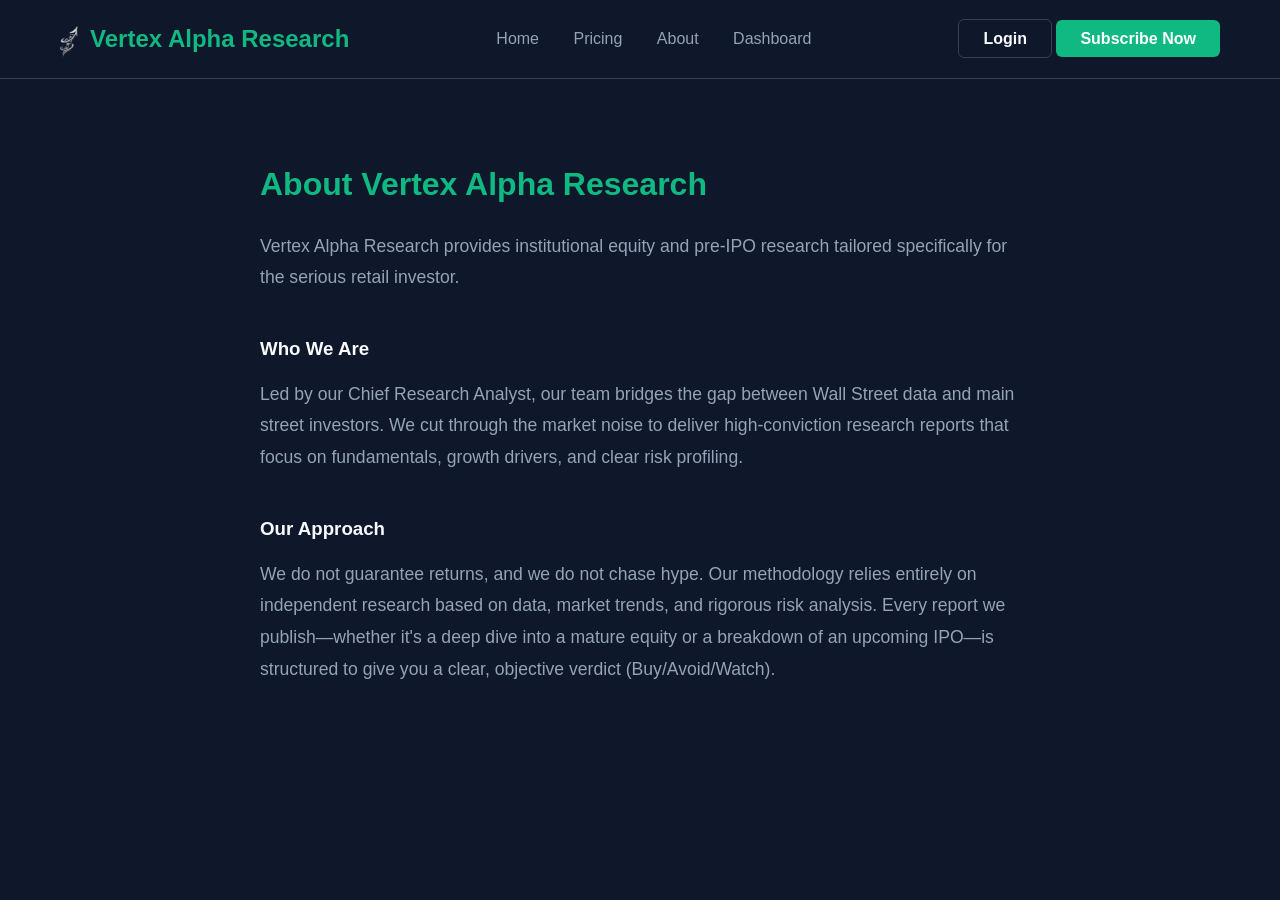
<file: about.html>
<!DOCTYPE html>
<html lang="en">
<head>
    <meta charset="UTF-8">
    <meta name="viewport" content="width=device-width, initial-scale=1.0">
    <title>About Us | Vertex Alpha Research</title>
    <link rel="stylesheet" href="styles.css">
    <style>
        .page-content { max-width: 800px; margin: 80px auto; padding: 0 20px; }
        .page-content h1 { margin-bottom: 20px; color: var(--accent-green); }
        .page-content p { font-size: 1.1rem; color: var(--text-muted); margin-bottom: 20px; line-height: 1.8; }
        .page-content h3 { margin: 40px 0 15px 0; }
    </style>
</head>
<body>
    <div id="global-loader">
        <img src="logo.png" class="loader-logo" alt="Vertex Alpha Loading">
    </div>

    <header>
        <div class="container nav-container">
            <div class="logo">
                <a href="index.html">
                    <img src="logo.png" alt="Vertex Alpha Icon">
                    Vertex Alpha Research
                </a>
            </div>
            <nav>
                <a href="index.html">Home</a>
                <a href="pricing.html">Pricing</a>
                <a href="about.html" class="active">About</a>
                <a href="dashboard.html">Dashboard</a>
            </nav>
            <div class="nav-buttons">
                <a href="login.html" class="btn-secondary">Login</a>
                <a href="pricing.html" class="btn-primary">Subscribe Now</a>
            </div>
        </div>
    </header>

    <div class="page-content">
        <h1>About Vertex Alpha Research</h1>
        <p>Vertex Alpha Research provides institutional equity and pre-IPO research tailored specifically for the serious retail investor.</p>
        
        <h3>Who We Are</h3>
        <p>Led by our Chief Research Analyst, our team bridges the gap between Wall Street data and main street investors. We cut through the market noise to deliver high-conviction research reports that focus on fundamentals, growth drivers, and clear risk profiling.</p>

        <h3>Our Approach</h3>
        <p>We do not guarantee returns, and we do not chase hype. Our methodology relies entirely on independent research based on data, market trends, and rigorous risk analysis. Every report we publish—whether it's a deep dive into a mature equity or a breakdown of an upcoming IPO—is structured to give you a clear, objective verdict (Buy/Avoid/Watch).</p>
    </div>

    <script>
        window.addEventListener('load', function() {
            const loader = document.getElementById('global-loader');
            setTimeout(() => {
                loader.style.opacity = '0';
                loader.style.visibility = 'hidden';
            }, 500); 
        });
    </script>
</body>
</html>
</file>
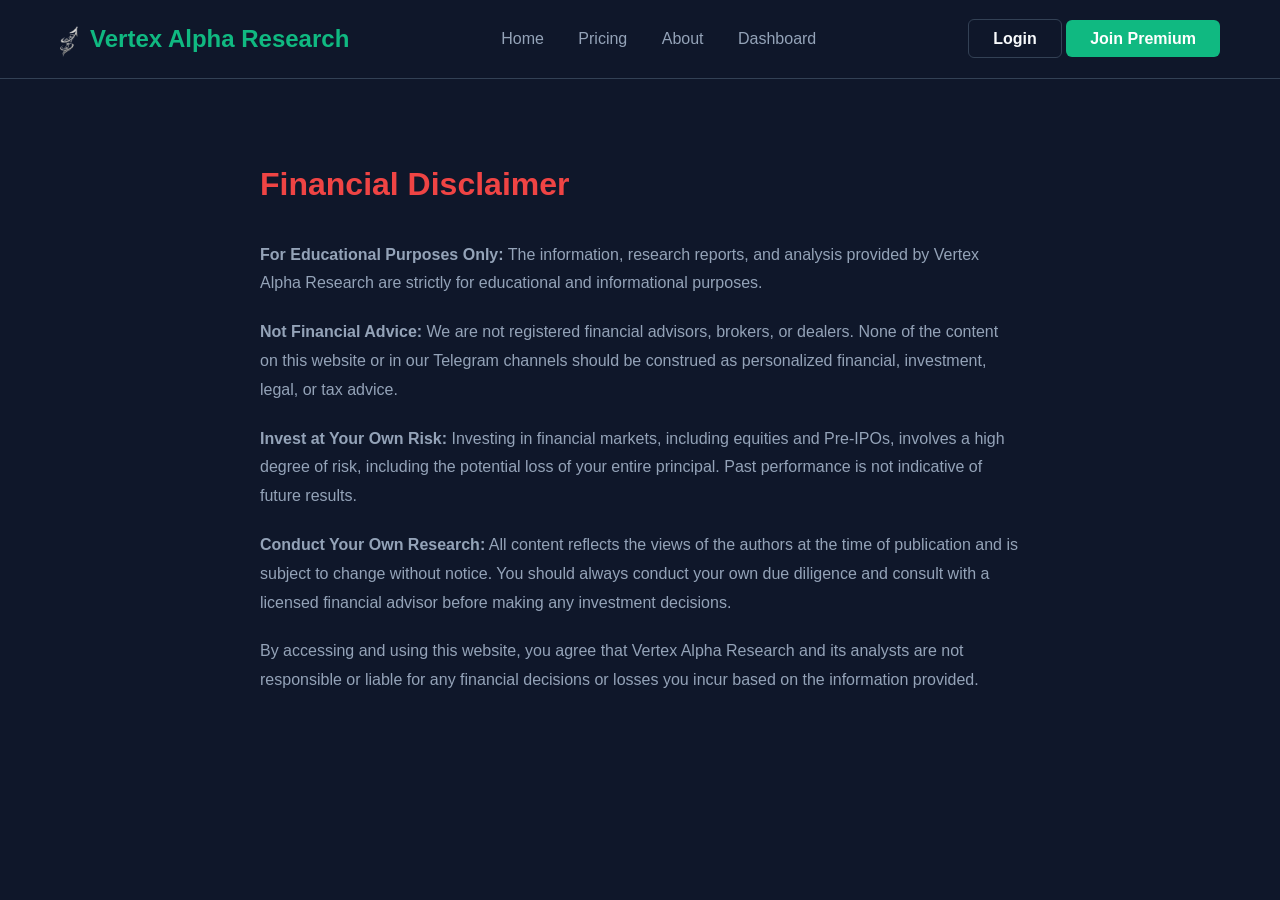
<file: disclaimer.html>
<!DOCTYPE html>
<html lang="en">
<head>
    <meta charset="UTF-8">
    <meta name="viewport" content="width=device-width, initial-scale=1.0">
    <title>Disclaimer | Vertex Alpha Research</title>
    <link rel="stylesheet" href="styles.css">
    <style>
        .page-content { max-width: 800px; margin: 80px auto; padding: 0 20px; }
        .page-content h1 { margin-bottom: 30px; color: #ef4444; }
        .page-content p { font-size: 1rem; color: var(--text-muted); margin-bottom: 20px; line-height: 1.8; }
    </style>
</head>
<body>
    <div id="global-loader">
        <img src="logo.png" class="loader-logo" alt="Vertex Alpha Loading">
    </div>

    <header>
        <div class="container nav-container">
            <div class="logo">
                <a href="index.html">
                    <img src="logo.png" alt="Vertex Alpha Icon">
                    Vertex Alpha Research
                </a>
            </div>
            <nav>
                <a href="index.html">Home</a>
                <a href="pricing.html">Pricing</a>
                <a href="about.html">About</a>
                <a href="dashboard.html">Dashboard</a>
            </nav>
            <div class="nav-buttons">
                <a href="login.html" class="btn-secondary">Login</a>
                <a href="pricing.html" class="btn-primary">Join Premium</a>
            </div>
        </div>
    </header>

    <div class="page-content">
        <h1>Financial Disclaimer</h1>
        
        <p><strong>For Educational Purposes Only:</strong> The information, research reports, and analysis provided by Vertex Alpha Research are strictly for educational and informational purposes.</p>
        
        <p><strong>Not Financial Advice:</strong> We are not registered financial advisors, brokers, or dealers. None of the content on this website or in our Telegram channels should be construed as personalized financial, investment, legal, or tax advice.</p>
        
        <p><strong>Invest at Your Own Risk:</strong> Investing in financial markets, including equities and Pre-IPOs, involves a high degree of risk, including the potential loss of your entire principal. Past performance is not indicative of future results.</p>
        
        <p><strong>Conduct Your Own Research:</strong> All content reflects the views of the authors at the time of publication and is subject to change without notice. You should always conduct your own due diligence and consult with a licensed financial advisor before making any investment decisions.</p>
        
        <p>By accessing and using this website, you agree that Vertex Alpha Research and its analysts are not responsible or liable for any financial decisions or losses you incur based on the information provided.</p>
    </div>

    <script>
        window.addEventListener('load', function() {
            const loader = document.getElementById('global-loader');
            setTimeout(() => {
                loader.style.opacity = '0';
                loader.style.visibility = 'hidden';
            }, 500); 
        });
    </script>
</body>
</html>
</file>
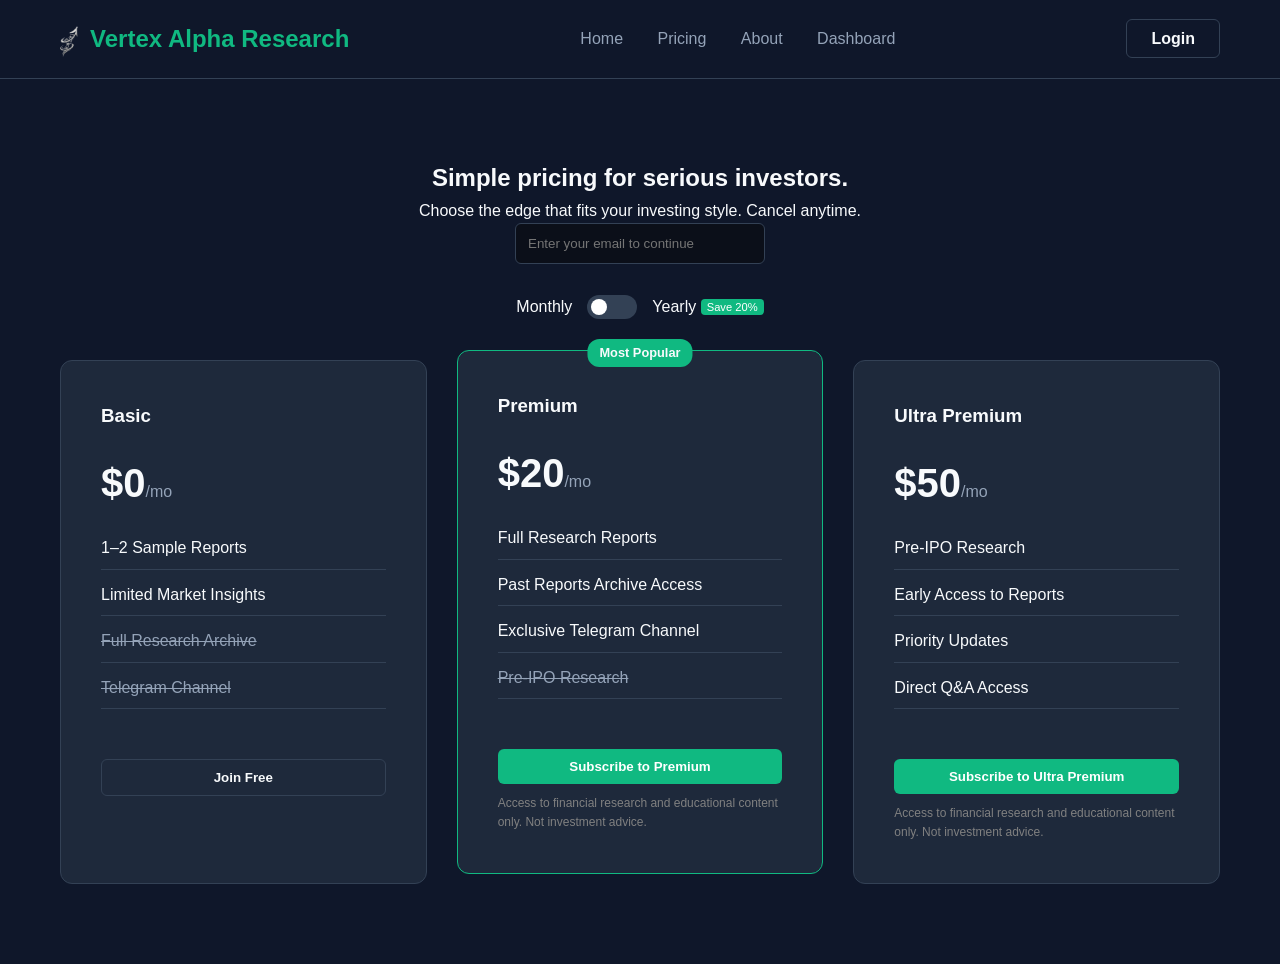
<file: pricing.html>
<!DOCTYPE html>

<html lang="en">
<head>
    <meta charset="UTF-8">
    <meta name="viewport" content="width=device-width, initial-scale=1.0">
    <title>Pricing | Vertex Alpha Research</title>
    <link rel="stylesheet" href="styles.css">
</head>
<body>
    <div id="global-loader">
        <img src="logo.png" class="loader-logo" alt="Vertex Alpha Loading">
    </div>

<header>
    <div class="container nav-container">
        <div class="logo">
            <a href="index.html">
                <img src="logo.png" alt="Vertex Alpha Icon">
                Vertex Alpha Research
            </a>
        </div>
        <nav>
            <a href="index.html">Home</a>
            <a href="pricing.html" class="active">Pricing</a>
            <a href="about.html">About</a>
            <a href="dashboard.html">Dashboard</a>
        </nav>
        <div class="nav-buttons">
            <a href="login.html" class="btn-secondary">Login</a>
        </div>
    </div>
</header>

<section class="pricing-section">
    <div class="container text-center">
        <h1>Simple pricing for serious investors.</h1>
        <p>Choose the edge that fits your investing style. Cancel anytime.</p>

        <!-- Email Capture -->
        <div style="margin-bottom: 20px;">
            <input type="email" id="userEmailInput" placeholder="Enter your email to continue" class="email-input">
        </div>
        
        <div class="billing-toggle">
            <span id="monthly-label" class="active">Monthly</span>
            <label class="switch">
                <input type="checkbox" id="billing-switch">
                <span class="slider round"></span>
            </label>
            <span id="yearly-label">Yearly <span class="badge">Save 20%</span></span>
        </div>

        <div class="grid-3 pricing-cards">
            <div class="price-card">
                <h3>Basic</h3>
                <div class="price">$0<span>/mo</span></div>
                <ul class="features-list">
                    <li>1–2 Sample Reports</li>
                    <li>Limited Market Insights</li>
                    <li class="disabled">Full Research Archive</li>
                    <li class="disabled">Telegram Channel</li>
                </ul>
                <button class="btn-secondary full-width" onclick="window.location.href='login.html'">Join Free</button>
            </div>

            <div class="price-card featured">
                <div class="popular-badge">Most Popular</div>
                <h3>Premium</h3>
                <div class="price">$20<span>/mo</span></div>
                <ul class="features-list">
                    <li>Full Research Reports</li>
                    <li>Past Reports Archive Access</li>
                    <li>Exclusive Telegram Channel</li>
                    <li class="disabled">Pre-IPO Research</li>
                </ul>
                <button class="btn-primary full-width" onclick="goToPayment('premium')">
                    Subscribe to Premium
                </button>
                <p style="font-size:12px; color:gray; margin-top:10px;">
                    Access to financial research and educational content only. Not investment advice.
                </p>
            </div>

            <div class="price-card">
                <h3>Ultra Premium</h3>
                <div class="price">$50<span>/mo</span></div>
                <ul class="features-list">
                    <li>Pre-IPO Research</li>
                    <li>Early Access to Reports</li>
                    <li>Priority Updates</li>
                    <li>Direct Q&A Access</li>
                </ul>
                <button class="btn-primary full-width" onclick="goToPayment('ultra')">
                    Subscribe to Ultra Premium
                </button>
                <p style="font-size:12px; color:gray; margin-top:10px;">
                    Access to financial research and educational content only. Not investment advice.
                </p>
            </div>
        </div>
    </div>
</section>

<script>
    window.addEventListener('load', function() {
        const loader = document.getElementById('global-loader');
        setTimeout(() => {
            loader.style.opacity = '0';
            loader.style.visibility = 'hidden';
        }, 500); 
    });

    function goToPayment(plan) {
        const email = document.getElementById("userEmailInput").value;

        if (!email) {
            alert("Please enter your email first");
            return;
        }

        // Save email for Firebase tracking
        localStorage.setItem("userEmail", email);

        // Redirect to Stripe
        if (plan === "premium") {
            window.location.href = "https://buy.stripe.com/8x27sN4Lydj25Rb3gf9Ve01";
        } else {
            window.location.href = "https://buy.stripe.com/8x2dRb7XK4Mwcfz5on9Ve00";
        }
    }
</script>

</body>
</html>
</file>
<file: styles.css>
/* Core Variables */
:root {
    --bg-dark: #0f172a;
    --bg-darker: #0b0f19;
    --bg-card: #1e293b;
    --text-main: #f8fafc;
    --text-muted: #94a3b8;
    --accent-green: #10b981;
    --accent-green-hover: #059669;
    --border-color: #334155;
}

* {
    margin: 0;
    padding: 0;
    box-sizing: border-box;
    font-family: -apple-system, BlinkMacSystemFont, "Segoe UI", Roboto, Helvetica, Arial, sans-serif;
}

body {
    background-color: var(--bg-dark);
    color: var(--text-main);
    line-height: 1.6;
}

a { text-decoration: none; color: inherit; }
.container { max-width: 1200px; margin: 0 auto; padding: 0 20px; }
.text-center { text-align: center; }
.bg-darker { background-color: var(--bg-darker); }

/* --- GLOBAL LOADER --- */
@keyframes logoReveal {
    0% { opacity: 0; transform: scale(0.7); filter: blur(10px); }
    100% { opacity: 1; transform: scale(1); filter: blur(0); }
}

@keyframes glowPulseGreen {
    from { filter: drop-shadow(0 0 5px rgba(16, 185, 129, 0.3)); }
    to { filter: drop-shadow(0 0 20px rgba(16, 185, 129, 0.8)); }
}

#global-loader {
    position: fixed;
    top: 0;
    left: 0;
    width: 100%;
    height: 100%;
    background-color: var(--bg-dark);
    display: flex;
    justify-content: center;
    align-items: center;
    z-index: 99999;
    transition: opacity 0.8s ease, visibility 0.8s ease;
}

.loader-logo {
    width: 100px;
    height: auto;
    opacity: 0;
    animation: logoReveal 1s ease forwards, glowPulseGreen 2s infinite alternate;
    animation-delay: 0s, 1s; 
}

/* Buttons */
.btn-primary {
    background-color: var(--accent-green);
    color: white;
    padding: 10px 24px;
    border: none;
    border-radius: 6px;
    font-weight: 600;
    cursor: pointer;
    transition: 0.2s ease;
}
.btn-primary:hover { background-color: var(--accent-green-hover); }

.btn-secondary {
    background-color: transparent;
    color: var(--text-main);
    padding: 10px 24px;
    border: 1px solid var(--border-color);
    border-radius: 6px;
    font-weight: 600;
    cursor: pointer;
    transition: 0.2s ease;
}
.btn-secondary:hover { border-color: var(--accent-green); }
.full-width { width: 100%; margin-top: 20px; }

/* Navigation & Logo */
header { border-bottom: 1px solid var(--border-color); padding: 20px 0; }
.nav-container { display: flex; justify-content: space-between; align-items: center; }

/* Updated Logo Styling */
.logo {
    font-size: 1.5rem;
    font-weight: bold;
}
.logo a {
    display: flex;
    align-items: center;
    gap: 12px;
    color: var(--accent-green);
    text-decoration: none;
    transition: transform 0.2s ease;
}
.logo a:hover {
    transform: scale(1.02);
}
.logo a img {
    height: 35px;
    width: auto;
}

nav a { margin: 0 15px; color: var(--text-muted); font-weight: 500; }
nav a:hover { color: var(--text-main); }

/* Hero Section */
.hero { padding: 80px 0; }
.hero-content { display: flex; align-items: center; gap: 40px; }
.hero-text { flex: 1; }
.hero-text h1 { font-size: 3rem; line-height: 1.2; margin-bottom: 20px; }
.hero-text p { font-size: 1.2rem; color: var(--text-muted); margin-bottom: 30px; }
.hero-cta { display: flex; gap: 10px; }
.email-input { padding: 12px; border-radius: 6px; border: 1px solid var(--border-color); background: var(--bg-darker); color: white; width: 250px; }

.hero-graphic { flex: 1; display: flex; justify-content: center; }
.mockup-box { background: var(--bg-card); padding: 30px; border-radius: 12px; border: 1px solid var(--border-color); width: 100%; box-shadow: 0 10px 30px rgba(0,0,0,0.5); }
.green-text { color: var(--accent-green); font-weight: bold; margin-bottom: 15px;}
.chart-placeholder { height: 150px; background: linear-gradient(to top right, transparent, rgba(16, 185, 129, 0.2)); border-bottom: 2px solid var(--accent-green); }

/* Grids */
.grid-3 { display: grid; grid-template-columns: repeat(auto-fit, minmax(300px, 1fr)); gap: 30px; margin-top: 40px; }

/* Features */
.features { padding: 80px 0; }
.feature-card { background: var(--bg-card); padding: 30px; border-radius: 8px; border: 1px solid var(--border-color); }
.feature-card h3 { margin-bottom: 15px; color: var(--accent-green); }

/* Pricing */
.pricing-section { padding: 80px 0; }
.billing-toggle { display: flex; justify-content: center; align-items: center; gap: 15px; margin: 30px 0; }
.badge { background: var(--accent-green); color: white; font-size: 0.7rem; padding: 2px 6px; border-radius: 4px; vertical-align: middle; }

/* Toggle Switch */
.switch { position: relative; display: inline-block; width: 50px; height: 24px; }
.switch input { opacity: 0; width: 0; height: 0; }
.slider { position: absolute; cursor: pointer; top: 0; left: 0; right: 0; bottom: 0; background-color: var(--border-color); transition: .4s; }
.slider:before { position: absolute; content: ""; height: 16px; width: 16px; left: 4px; bottom: 4px; background-color: white; transition: .4s; }
input:checked + .slider { background-color: var(--accent-green); }
input:checked + .slider:before { transform: translateX(26px); }
.slider.round { border-radius: 24px; }
.slider.round:before { border-radius: 50%; }

.price-card { background: var(--bg-card); padding: 40px; border-radius: 12px; border: 1px solid var(--border-color); text-align: left; position: relative; }
.price-card.featured { border-color: var(--accent-green); transform: translateY(-10px); }
.popular-badge { position: absolute; top: -12px; left: 50%; transform: translateX(-50%); background: var(--accent-green); padding: 4px 12px; border-radius: 12px; font-size: 0.8rem; font-weight: bold; }
.price { font-size: 2.5rem; font-weight: bold; margin: 20px 0; }
.price span { font-size: 1rem; color: var(--text-muted); font-weight: normal; }
.features-list { list-style: none; margin-bottom: 30px; }
.features-list li { margin-bottom: 12px; border-bottom: 1px solid var(--border-color); padding-bottom: 8px; }
.features-list li.disabled { color: var(--text-muted); text-decoration: line-through; }

/* Dashboard Layout */
.dashboard-body { display: flex; height: 100vh; overflow: hidden; }
.sidebar { width: 250px; background: var(--bg-darker); border-right: 1px solid var(--border-color); display: flex; flex-direction: column; padding: 20px; }
.sidebar-nav { flex: 1; margin-top: 40px; display: flex; flex-direction: column; gap: 15px; }
.sidebar-nav a { color: var(--text-muted); padding: 8px 12px; border-radius: 6px; }
.sidebar-nav a.active, .sidebar-nav a:hover { color: var(--accent-green); background: rgba(16, 185, 129, 0.1); }
.sidebar-bottom { border-top: 1px solid var(--border-color); padding-top: 20px; display: flex; flex-direction: column; gap: 10px; }

.dashboard-main { flex: 1; overflow-y: auto; padding: 0 40px; background: var(--bg-dark); }
.dashboard-header { display: flex; justify-content: space-between; align-items: center; padding: 20px 0; border-bottom: 1px solid var(--border-color); }
.search-bar input { width: 300px; padding: 10px; border-radius: 6px; border: 1px solid var(--border-color); background: var(--bg-darker); color: white; }
.welcome-banner { background: linear-gradient(to right, var(--bg-card), var(--bg-darker)); padding: 40px; border-radius: 12px; margin: 40px 0; border: 1px solid var(--border-color); display: flex; justify-content: space-between; align-items: center; }
.tag { background: rgba(16, 185, 129, 0.2); color: var(--accent-green); padding: 4px 8px; border-radius: 4px; font-size: 0.8rem; font-weight: bold; margin-bottom: 10px; display: inline-block;}
.report-card { background: var(--bg-card); padding: 25px; border-radius: 8px; border: 1px solid var(--border-color); }
.report-category { font-size: 0.8rem; color: var(--text-muted); text-transform: uppercase; margin-bottom: 10px; }
.download-link { display: inline-block; margin-top: 15px; color: var(--accent-green); font-weight: 600; }

/* Footer */
footer { background: var(--bg-darker); border-top: 1px solid var(--border-color); padding: 60px 0 20px; margin-top: 80px; }
.footer-grid { display: grid; grid-template-columns: 1fr 1fr; gap: 40px; margin-bottom: 40px; }
.disclaimer { background: var(--bg-card); padding: 20px; border-radius: 8px; font-size: 0.85rem; color: var(--text-muted); margin-bottom: 20px; }
.copyright { text-align: center; color: var(--text-muted); font-size: 0.9rem; }


/* --- Hamburger Menu Base Styles --- */
.sidebar-header { display: flex; justify-content: space-between; align-items: center; width: 100%; }
.hamburger-btn { display: none; background: none; border: none; color: var(--text-main); font-size: 1.5rem; cursor: pointer; transition: color 0.2s; }
.hamburger-btn:hover { color: var(--accent-green); }
.mobile-email { display: none; }

/* --- THE CORRECT MOBILE OVERHAUL --- */
@media (max-width: 768px) {
    /* Main Website Header Fixes */
    .hero-content { flex-direction: column; text-align: center; }
    .hero-cta { flex-direction: column; align-items: center; }
    .email-input { width: 100%; }
    .nav-buttons { display: none; }
    
    .nav-container { flex-direction: column; gap: 15px; }
    .logo { font-size: 1.2rem; }
    .logo a { justify-content: center; }
    nav { display: flex; flex-wrap: wrap; justify-content: center; gap: 10px; }
    nav a { margin: 0 8px; font-size: 0.95rem; }


/* Dashboard Mobile Overhaul */
    .dashboard-body { flex-direction: column; overflow: auto; }
    .dashboard-main { padding: 0 20px; }
    .welcome-banner { flex-direction: column; gap: 20px; text-align: center; }
    
    .sidebar { width: 100%; height: auto; border-right: none; padding: 15px 0; border-bottom: 1px solid var(--border-color); position: relative; }
    
    /* Hamburger Header Layout */
    .sidebar-header { padding: 0 20px; }
    .sidebar-header .logo a { justify-content: flex-start; }
    .hamburger-btn { display: block; } /* Shows the icon on mobile */
    
    /* The Swipe Bar */
    nav.sidebar-nav { 
        display: flex !important;
        flex-direction: row !important; 
        flex-wrap: nowrap !important; 
        justify-content: flex-start !important; 
        overflow-x: auto !important;  
        white-space: nowrap !important; 
        -webkit-overflow-scrolling: touch; 
        margin-top: 15px; 
        padding: 0 20px 15px 20px; 
        border-bottom: 1px solid var(--border-color); 
        gap: 15px !important;
    }
    nav.sidebar-nav a { flex: 0 0 auto !important; display: inline-block !important; }
    nav.sidebar-nav::-webkit-scrollbar { display: none; } 
    
    /* --- THE NEW HAMBURGER DROPDOWN --- */
    .sidebar-bottom { 
        display: none; /* Hidden until clicked */
        position: absolute;
        top: 60px;
        right: 20px;
        background: var(--bg-card);
        flex-direction: column; 
        justify-content: flex-start;
        gap: 15px; 
        padding: 20px; 
        border: 1px solid var(--border-color); 
        border-radius: 8px;
        box-shadow: 0 10px 30px rgba(0,0,0,0.8);
        z-index: 1000;
        min-width: 200px;
    }
    
    /* This class is added by Javascript when the button is clicked */
    .sidebar-bottom.show { display: flex; }
    
    .sidebar-bottom a { font-size: 0.95rem; }
    
    /* Moves the user email into the dropdown */
    .mobile-email {
        display: block;
        color: var(--text-muted);
        font-size: 0.85rem;
        border-bottom: 1px solid var(--border-color);
        padding-bottom: 12px;
        margin-bottom: 5px;
        word-break: break-all;
    }
    
    /* Hides the duplicate email from the main header */
    .dashboard-header .user-profile { display: none; }

    /* Fix the Dashboard Header (Search Bar) */
    .dashboard-header { flex-direction: column; padding: 20px 0; }
    .search-bar input { width: 100%; }
</file>
